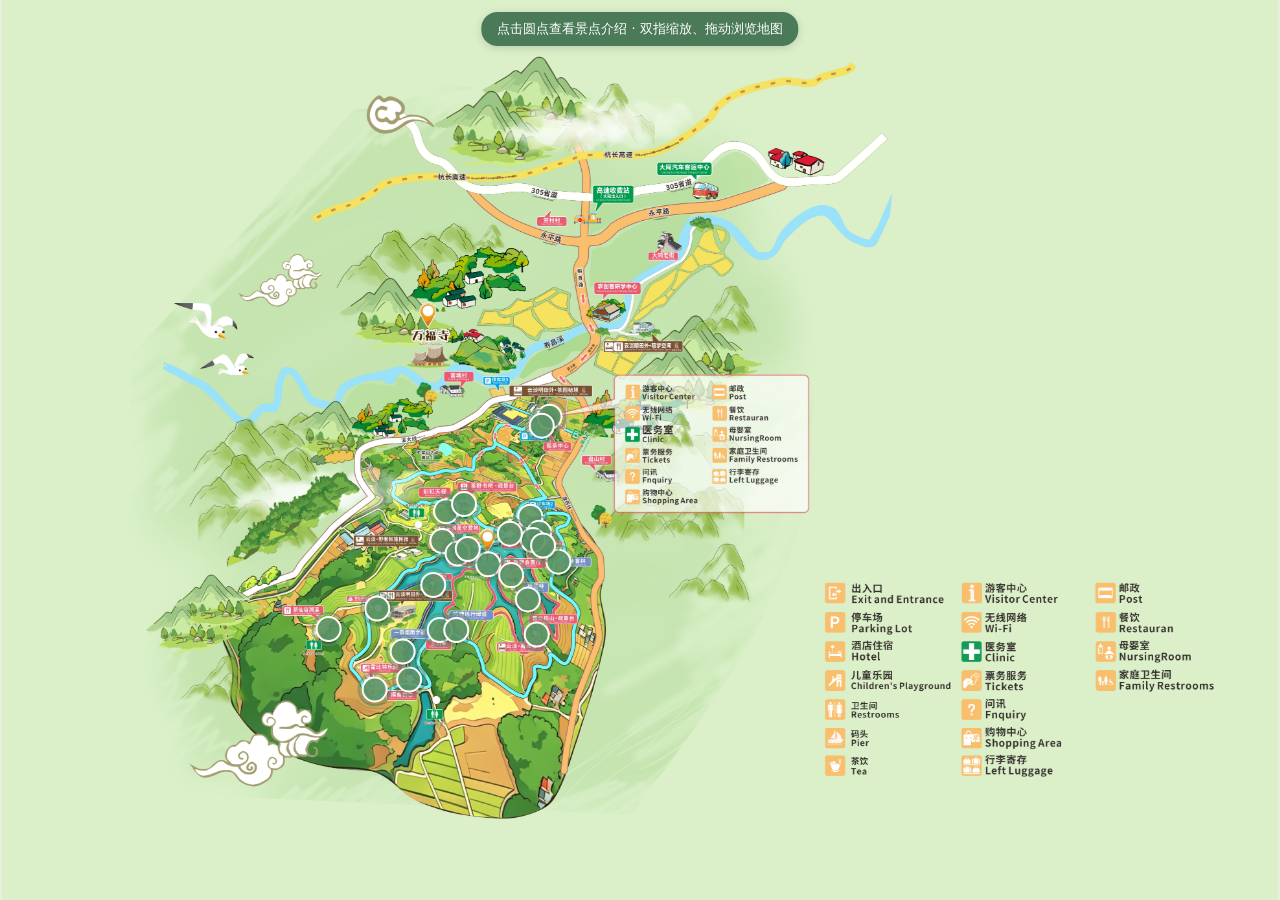
<file: index.html>
<!DOCTYPE html>
<html lang="zh-CN">
<head>
  <meta charset="UTF-8" />
  <meta name="viewport" content="width=device-width, initial-scale=1.0, maximum-scale=1.0, user-scalable=no, viewport-fit=cover" />
  <meta name="theme-color" content="#3f7050" />
  <title>西乡茶园旅游度假区·导览图</title>
  <link rel="stylesheet" href="css/style.css" />
</head>
<body>
  <!-- 全屏导览图（自定义缩放/拖动） -->
  <main id="map-stage" aria-label="景区导览图">
    <div id="map-pan">
      <img id="map-image" src="map.jpg" alt="大同镇西乡茶园旅游导览图" decoding="async" />
      <div id="hotspots" class="hotspots"></div>
    </div>
  </main>

  <!-- 顶部提示 -->
  <div id="hint" class="hint">点击圆点查看景点介绍 · 双指缩放、拖动浏览地图</div>

  <!-- 景点弹窗 -->
  <div id="popup-overlay" class="popup-overlay" hidden>
    <div class="popup" role="dialog" aria-modal="true" aria-labelledby="popup-title">
      <button id="popup-close" class="popup-close" aria-label="关闭">&times;</button>
      <div class="popup-gallery" id="popup-gallery"></div>
      <div class="popup-body">
        <div class="popup-heading">
          <h1 id="popup-title" class="popup-title"></h1>
        </div>
        <div id="popup-intro" class="popup-intro"></div>
      </div>
      <button id="popup-speak" class="popup-view-map popup-speak" type="button" aria-label="朗读景点介绍" aria-pressed="false">朗读</button>
    </div>
  </div>

  <script src="js/spots.js"></script>
  <script src="js/app.js"></script>
</body>
</html>
</file>
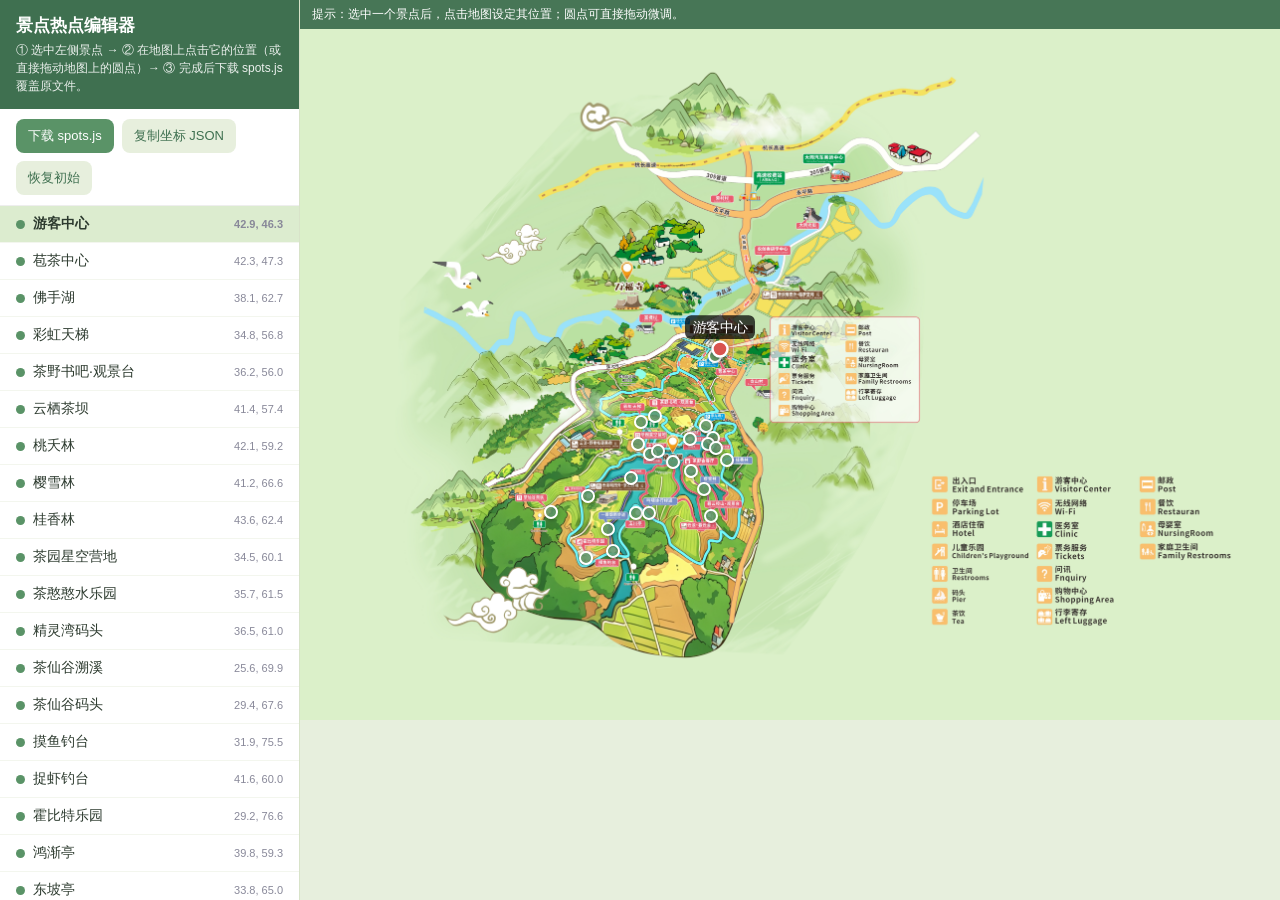
<file: editor/index.html>
<!DOCTYPE html>
<html lang="zh-CN">
<head>
  <meta charset="UTF-8" />
  <meta name="viewport" content="width=device-width, initial-scale=1.0" />
  <title>热点编辑器 · 西乡茶园旅游度假区</title>
  <style>
    * { box-sizing: border-box; }
    body { margin: 0; font-family: "PingFang SC", "Microsoft YaHei", sans-serif; color: #2c3a2e; background: #eef3e6; }
    .layout { display: flex; height: 100vh; }

    /* 侧栏 */
    .sidebar { width: 300px; flex: 0 0 300px; background: #fff; border-right: 1px solid #d8e3c9; display: flex; flex-direction: column; }
    .sidebar header { padding: 14px 16px; background: #3f7050; color: #fff; }
    .sidebar header h1 { margin: 0 0 4px; font-size: 17px; }
    .sidebar header p { margin: 0; font-size: 12px; opacity: 0.9; line-height: 1.5; }
    .actions { padding: 10px 16px; display: flex; flex-wrap: wrap; gap: 8px; border-bottom: 1px solid #eee; }
    .actions button { padding: 8px 12px; border: none; border-radius: 8px; background: #5a9367; color: #fff; font-size: 13px; cursor: pointer; }
    .actions button.secondary { background: #e7efdd; color: #3f7050; }
    .list { flex: 1; overflow-y: auto; }
    .item { display: flex; align-items: center; gap: 8px; padding: 9px 16px; cursor: pointer; border-bottom: 1px solid #f3f6ee; font-size: 14px; }
    .item:hover { background: #f4f8ee; }
    .item.active { background: #dceccf; font-weight: 600; }
    .item .badge { width: 9px; height: 9px; border-radius: 50%; background: #5a9367; flex: 0 0 9px; }
    .item .badge.unset { background: #d9534f; }
    .item .xy { margin-left: auto; font-size: 11px; color: #889; }

    /* 地图区 */
    .stage { flex: 1; overflow: auto; background: #e7efdd; position: relative; }
    .map-wrap { position: relative; width: 100%; max-width: 1600px; margin: auto; line-height: 0; }
    .map-wrap img { display: block; width: 100%; height: auto; }
    .markers { position: absolute; inset: 0; }
    .marker {
      position: absolute; width: 14px; height: 14px; margin: -7px 0 0 -7px;
      border-radius: 50%; background: rgba(90,147,103,0.85); border: 2px solid #fff;
      box-shadow: 0 1px 4px rgba(0,0,0,0.35); cursor: grab; touch-action: none;
    }
    .marker.active { background: #d9534f; transform: scale(1.25); z-index: 3; }
    .marker .tip {
      position: absolute; bottom: 130%; left: 50%; transform: translateX(-50%);
      white-space: nowrap; background: rgba(0,0,0,0.72); color: #fff; font-size: 11px;
      padding: 2px 6px; border-radius: 5px; line-height: 1.4; opacity: 0; transition: opacity .15s; pointer-events: none;
    }
    .marker:hover .tip, .marker.active .tip { opacity: 1; }
    .hint-bar { position: sticky; top: 0; z-index: 5; background: rgba(63,112,80,0.95); color: #fff; font-size: 12px; padding: 6px 12px; }

    /* 窄屏：侧栏移到顶部，地图在下方 */
    @media (max-width: 720px) {
      .layout { flex-direction: column; height: auto; min-height: 100vh; }
      .sidebar { width: 100%; flex: none; border-right: none; border-bottom: 1px solid #d8e3c9; }
      .list { max-height: 38vh; }
      .stage { min-height: 60vh; }
    }
  </style>
</head>
<body>
  <div class="layout">
    <aside class="sidebar">
      <header>
        <h1>景点热点编辑器</h1>
        <p>① 选中左侧景点 → ② 在地图上点击它的位置（或直接拖动地图上的圆点）→ ③ 完成后下载 spots.js 覆盖原文件。</p>
      </header>
      <div class="actions">
        <button id="download">下载 spots.js</button>
        <button id="copy" class="secondary">复制坐标 JSON</button>
        <button id="reset" class="secondary">恢复初始</button>
      </div>
      <div id="list" class="list"></div>
    </aside>

    <main class="stage">
      <div class="hint-bar" id="hintbar">提示：选中一个景点后，点击地图设定其位置；圆点可直接拖动微调。</div>
      <div class="map-wrap">
        <img id="map" src="../map.jpg" alt="导览图" />
        <div id="markers" class="markers"></div>
      </div>
    </main>
  </div>

  <script src="../js/spots.js"></script>
  <script>
  (function () {
    "use strict";
    // 深拷贝一份可编辑数据；保留原始用于「恢复初始」
    var ORIGINAL = JSON.parse(JSON.stringify(SPOTS));
    var data = JSON.parse(JSON.stringify(SPOTS));
    var activeId = data.length ? data[0].id : null;

    var listEl = document.getElementById("list");
    var markersEl = document.getElementById("markers");
    var wrap = document.querySelector(".map-wrap");
    var hintbar = document.getElementById("hintbar");

    function spotById(id) { return data.filter(function (s) { return s.id === id; })[0]; }

    function renderList() {
      listEl.innerHTML = "";
      data.forEach(function (s) {
        var row = document.createElement("div");
        row.className = "item" + (s.id === activeId ? " active" : "");
        var badge = document.createElement("span");
        badge.className = "badge" + (s.coords ? "" : " unset");
        var name = document.createElement("span");
        name.textContent = s.name;
        var xy = document.createElement("span");
        xy.className = "xy";
        xy.textContent = s.coords ? (s.coords.x.toFixed(1) + ", " + s.coords.y.toFixed(1)) : "未定位";
        row.appendChild(badge); row.appendChild(name); row.appendChild(xy);
        row.addEventListener("click", function () { activeId = s.id; render(); });
        listEl.appendChild(row);
      });
    }

    function renderMarkers() {
      markersEl.innerHTML = "";
      data.forEach(function (s) {
        if (!s.coords) return;
        var m = document.createElement("div");
        m.className = "marker" + (s.id === activeId ? " active" : "");
        m.style.left = s.coords.x + "%";
        m.style.top = s.coords.y + "%";
        var tip = document.createElement("span");
        tip.className = "tip"; tip.textContent = s.name;
        m.appendChild(tip);
        m.addEventListener("mousedown", function (e) { startDrag(e, s); });
        m.addEventListener("touchstart", function (e) { startDrag(e, s); }, { passive: false });
        markersEl.appendChild(m);
      });
    }

    function render() { renderList(); renderMarkers(); }

    // 坐标换算：事件坐标 → 相对图片的百分比
    function toPercent(clientX, clientY) {
      var r = wrap.getBoundingClientRect();
      var x = (clientX - r.left) / r.width * 100;
      var y = (clientY - r.top) / r.height * 100;
      return { x: Math.max(0, Math.min(100, x)), y: Math.max(0, Math.min(100, y)) };
    }

    // 点击地图：给当前选中景点设定坐标
    wrap.addEventListener("click", function (e) {
      if (dragging) return;            // 拖动结束的 click 不处理
      if (e.target.closest(".marker")) return;
      if (!activeId) { flash("请先在左侧选中一个景点"); return; }
      var p = toPercent(e.clientX, e.clientY);
      spotById(activeId).coords = { x: round(p.x), y: round(p.y) };
      render();
    });

    // 拖动标记
    var dragging = null;
    function startDrag(e, s) {
      e.preventDefault();
      activeId = s.id;
      dragging = s;
      render();
      document.addEventListener("mousemove", onMove);
      document.addEventListener("mouseup", endDrag);
      document.addEventListener("touchmove", onMove, { passive: false });
      document.addEventListener("touchend", endDrag);
    }
    function onMove(e) {
      if (!dragging) return;
      e.preventDefault();
      var pt = e.touches ? e.touches[0] : e;
      var p = toPercent(pt.clientX, pt.clientY);
      dragging.coords = { x: round(p.x), y: round(p.y) };
      renderMarkers(); renderList();
    }
    function endDrag() {
      document.removeEventListener("mousemove", onMove);
      document.removeEventListener("mouseup", endDrag);
      document.removeEventListener("touchmove", onMove);
      document.removeEventListener("touchend", endDrag);
      // 延迟清空，避免误触发 wrap 的 click
      setTimeout(function () { dragging = null; }, 0);
    }

    function round(n) { return Math.round(n * 10) / 10; }

    function flash(msg) {
      hintbar.textContent = msg;
      setTimeout(function () {
        hintbar.textContent = "提示：选中一个景点后，点击地图设定其位置；圆点可直接拖动微调。";
      }, 2000);
    }

    // 生成完整 spots.js 文本
    function buildSpotsFile() {
      var header =
        "/*\n" +
        " * 景点数据 —— 西乡茶园旅游度假区\n" +
        " * 由 editor/index.html 生成。intro / images 为占位内容，可替换为真实文案与照片。\n" +
        " *   - coords：景点在导览图上的位置（相对图片宽/高的百分比 0-100）。\n" +
        " * 二维码指向 index.html?spot=<id>，因此 id 不要随意更改。\n" +
        " */\n";
      return header + "const SPOTS = " + JSON.stringify(data, null, 2) + ";\n\n" +
        "if (typeof window !== \"undefined\") {\n  window.SPOTS = SPOTS;\n}\n";
    }

    document.getElementById("download").addEventListener("click", function () {
      var blob = new Blob([buildSpotsFile()], { type: "text/javascript;charset=utf-8" });
      var a = document.createElement("a");
      a.href = URL.createObjectURL(blob);
      a.download = "spots.js";
      a.click();
      URL.revokeObjectURL(a.href);
      flash("已下载 spots.js，请覆盖项目里的 js/spots.js");
    });

    document.getElementById("copy").addEventListener("click", function () {
      var map = {};
      data.forEach(function (s) { if (s.coords) map[s.id] = s.coords; });
      var text = JSON.stringify(map, null, 2);
      if (navigator.clipboard) {
        navigator.clipboard.writeText(text).then(function () { flash("坐标 JSON 已复制到剪贴板"); });
      } else {
        window.prompt("复制以下坐标：", text);
      }
    });

    document.getElementById("reset").addEventListener("click", function () {
      if (!window.confirm("确定恢复到初始坐标？未下载的修改会丢失。")) return;
      data = JSON.parse(JSON.stringify(ORIGINAL));
      render();
    });

    render();
  })();
  </script>
</body>
</html>
</file>
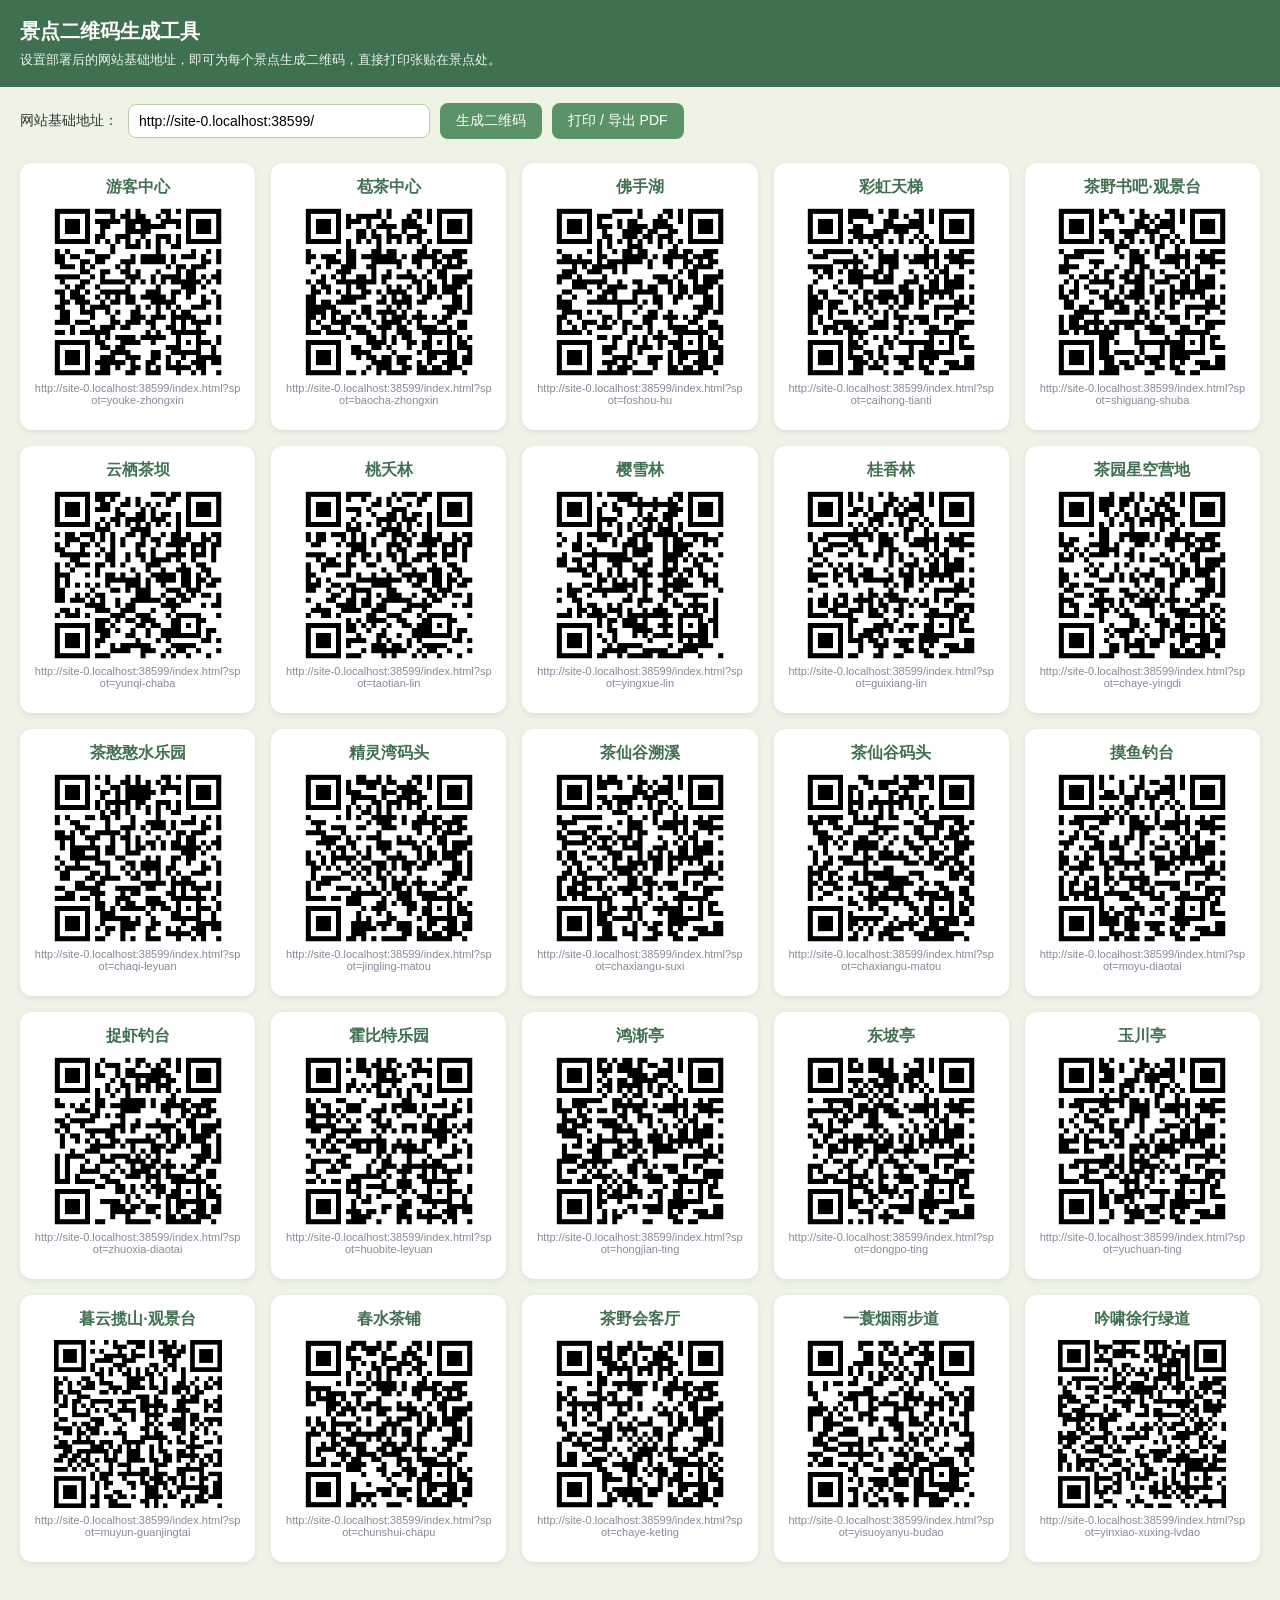
<file: qr/index.html>
<!DOCTYPE html>
<html lang="zh-CN">
<head>
  <meta charset="UTF-8" />
  <meta name="viewport" content="width=device-width, initial-scale=1.0" />
  <title>景点二维码生成 · 西乡茶园旅游度假区</title>
  <style>
    body {
      font-family: "PingFang SC", "Microsoft YaHei", sans-serif;
      margin: 0;
      background: #eef3e6;
      color: #2c3a2e;
    }
    header {
      background: #3f7050;
      color: #fff;
      padding: 18px 20px;
    }
    header h1 { margin: 0 0 6px; font-size: 20px; }
    header p { margin: 0; font-size: 13px; opacity: 0.9; }
    .controls {
      padding: 16px 20px;
      display: flex;
      flex-wrap: wrap;
      gap: 10px;
      align-items: center;
    }
    .controls label { font-size: 14px; }
    .controls input {
      padding: 8px 10px;
      border: 1px solid #b9cda8;
      border-radius: 8px;
      font-size: 14px;
      min-width: 280px;
    }
    .controls button {
      padding: 9px 16px;
      border: none;
      border-radius: 8px;
      background: #5a9367;
      color: #fff;
      font-size: 14px;
      cursor: pointer;
    }
    .grid {
      display: grid;
      grid-template-columns: repeat(auto-fill, minmax(220px, 1fr));
      gap: 16px;
      padding: 8px 20px 40px;
    }
    .card {
      background: #fff;
      border-radius: 12px;
      padding: 14px;
      text-align: center;
      box-shadow: 0 2px 6px rgba(0, 0, 0, 0.08);
      break-inside: avoid;
    }
    .card h3 { margin: 0 0 4px; font-size: 16px; color: #3f7050; }
    .card .url { font-size: 11px; color: #889; word-break: break-all; margin-bottom: 10px; }
    .card .qr { display: flex; justify-content: center; }
    .card .qr img, .card .qr canvas { width: 180px; height: 180px; }
    @media print {
      header, .controls { display: none; }
      body { background: #fff; }
      .grid { padding: 0; }
      .card { box-shadow: none; border: 1px solid #ddd; page-break-inside: avoid; }
    }
  </style>
</head>
<body>
  <header>
    <h1>景点二维码生成工具</h1>
    <p>设置部署后的网站基础地址，即可为每个景点生成二维码，直接打印张贴在景点处。</p>
  </header>

  <div class="controls">
    <label for="base">网站基础地址：</label>
    <input id="base" type="text" placeholder="例如 https://your-domain.com/" />
    <button id="gen">生成二维码</button>
    <button id="print">打印 / 导出 PDF</button>
  </div>

  <div id="grid" class="grid"></div>

  <script src="vendor/qrcode.js"></script>
  <script src="../js/spots.js"></script>
  <script>
    (function () {
      var baseInput = document.getElementById("base");
      var grid = document.getElementById("grid");

      // 默认基础地址：取当前页面的上一级目录（qr/ 的父目录）
      var guessed = window.location.href.replace(/qr\/[^/]*$/, "");
      baseInput.value = guessed;

      function makeUrl(base, id) {
        if (!/\/$/.test(base)) base += "/";
        return base + "index.html?spot=" + encodeURIComponent(id);
      }

      function render() {
        var base = baseInput.value.trim() || guessed;
        grid.innerHTML = "";
        SPOTS.forEach(function (spot) {
          var url = makeUrl(base, spot.id);

          var card = document.createElement("div");
          card.className = "card";

          var h3 = document.createElement("h3");
          h3.textContent = spot.name;

          var urlEl = document.createElement("div");
          urlEl.className = "url";
          urlEl.textContent = url;

          var qrBox = document.createElement("div");
          qrBox.className = "qr";

          // 使用 qrcode-generator（本地内置，离线可用）
          var qr = qrcode(0, "M");
          qr.addData(url);
          qr.make();
          qrBox.innerHTML = qr.createImgTag(6, 8);

          card.appendChild(h3);
          card.appendChild(qrBox);
          card.appendChild(urlEl);
          grid.appendChild(card);
        });
      }

      document.getElementById("gen").addEventListener("click", render);
      document.getElementById("print").addEventListener("click", function () { window.print(); });

      render();
    })();
  </script>
</body>
</html>
</file>
<file: css/style.css>
:root {
  --tea-green: #5a9367;
  --tea-green-dark: #3f7050;
  --ink: #2c3a2e;
  --paper: #f4f7ef;
}

* { box-sizing: border-box; }

html, body {
  margin: 0;
  padding: 0;
  height: 100%;
  background: #e7efdd;
  color: var(--ink);
  font-family: "PingFang SC", "Microsoft YaHei", system-ui, -apple-system, sans-serif;
  -webkit-text-size-adjust: 100%;
}

/* ---------- 导览图（自定义缩放/拖动） ---------- */
#map-stage {
  position: fixed;
  inset: 0;
  overflow: hidden;
  background: #e7efdd;
  touch-action: none;          /* 自行处理手势，禁用浏览器默认缩放/滚动 */
  -webkit-user-select: none;
  user-select: none;
}

#map-pan {
  position: absolute;
  top: 0;
  left: 0;
  width: 100%;
  transform-origin: 0 0;
  will-change: transform;
  backface-visibility: hidden;
  line-height: 0;
}

#map-image {
  display: block;
  width: 100%;
  height: auto;
  -webkit-user-drag: none;
  pointer-events: none;        /* 图片本身不拦截手势 */
}

/* ---------- 地图热点 ---------- */
.hotspots {
  position: absolute;
  inset: 0;
  pointer-events: none;        /* 仅标记本身可点击 */
  --inv: 1;                    /* = 1/缩放倍数，使圆点保持恒定屏幕大小 */
}

.hotspot {
  position: absolute;
  width: 26px;
  height: 26px;
  border-radius: 50%;
  background: rgba(90, 147, 103, 0.9);
  border: 2px solid #fff;
  box-shadow: 0 1px 4px rgba(0, 0, 0, 0.35);
  cursor: pointer;
  pointer-events: auto;
  padding: 0;
  -webkit-tap-highlight-color: transparent;
  /* 以坐标为圆心，并按地图缩放反向缩放，保持恒定屏幕尺寸 */
  transform: translate(-50%, -50%) scale(var(--inv));
  transform-origin: center;
}
/* 脉冲提示环 */
.hotspot::after {
  content: "";
  position: absolute;
  inset: -6px;
  border-radius: 50%;
  border: 2px solid rgba(90, 147, 103, 0.6);
  animation: pulse 2s ease-out infinite;
}
.hotspot:active { background: var(--tea-green-dark); }

@keyframes pulse {
  0%   { transform: scale(0.6); opacity: 0.9; }
  100% { transform: scale(1.6); opacity: 0; }
}

.hint {
  position: fixed;
  top: calc(12px + env(safe-area-inset-top));
  left: 50%;
  transform: translateX(-50%);
  max-width: calc(100% - 24px);
  background: rgba(63, 112, 80, 0.92);
  color: #fff;
  font-size: 13px;
  line-height: 1.4;
  text-align: center;
  padding: 8px 16px;
  border-radius: 16px;
  z-index: 10;
  box-shadow: 0 2px 8px rgba(0, 0, 0, 0.15);
  transition: opacity 0.4s ease;
}
.hint.fade { opacity: 0; pointer-events: none; }

/* ---------- 弹窗 ---------- */
.popup-overlay {
  position: fixed;
  inset: 0;
  background: rgba(20, 30, 22, 0.55);
  backdrop-filter: blur(3px);
  z-index: 100;
  display: flex;
  align-items: center;
  justify-content: center;
  padding: 16px;
  animation: fade-in 0.25s ease;
}
.popup-overlay[hidden] { display: none; }

@keyframes fade-in { from { opacity: 0; } to { opacity: 1; } }
@keyframes pop-in {
  from { opacity: 0; transform: translateY(16px) scale(0.98); }
  to { opacity: 1; transform: translateY(0) scale(1); }
}
@keyframes sheet-up {
  from { transform: translateY(100%); }
  to { transform: translateY(0); }
}

.popup {
  position: relative;
  width: 100%;
  max-width: 480px;
  max-height: 90vh;
  max-height: 90dvh;
  background: var(--paper);
  border-radius: 18px;
  overflow: hidden;
  display: flex;
  flex-direction: column;
  box-shadow: 0 18px 50px rgba(0, 0, 0, 0.35);
  animation: pop-in 0.3s cubic-bezier(0.2, 0.8, 0.3, 1);
}

.popup-close {
  position: absolute;
  top: 10px;
  right: 12px;
  z-index: 5;
  width: 36px;
  height: 36px;
  border: none;
  border-radius: 50%;
  background: rgba(0, 0, 0, 0.4);
  color: #fff;
  font-size: 24px;
  line-height: 1;
  cursor: pointer;
}

/* 图片画廊 —— 横向滑动 */
.popup-gallery {
  display: flex;
  overflow-x: auto;
  scroll-snap-type: x mandatory;
  -webkit-overflow-scrolling: touch;
  background: #d9e6cb;
}
.popup-gallery img {
  flex: 0 0 100%;
  width: 100%;
  height: clamp(180px, 52vw, 260px);
  object-fit: cover;
  scroll-snap-align: start;
  display: block;
}

.popup-body {
  padding: 18px 22px 6px;
  overflow-y: auto;
}
.popup-heading {
  display: flex;
  align-items: flex-start;
  margin: 0 0 12px;
}
.popup-title {
  margin: 0;
  font-size: 23px;
  font-weight: 700;
  color: var(--tea-green-dark);
}
.popup-speak {
  cursor: pointer;
}
.popup-speak.is-speaking {
  background: var(--tea-green-dark);
  border-color: var(--tea-green-dark);
  color: #fff;
}
.popup-speak:disabled {
  opacity: 0.5;
  cursor: not-allowed;
}
.popup-intro p {
  margin: 0 0 12px;
  font-size: 15.5px;
  line-height: 1.7;
  color: #41513f;
}

.popup-view-map {
  margin: 8px 18px 18px;
  padding: 13px;
  border: none;
  border-radius: 12px;
  background: var(--tea-green);
  color: #fff;
  font-size: 16px;
  font-weight: 600;
  cursor: pointer;
}
.popup-view-map:active { background: var(--tea-green-dark); }

/* 缺省页 —— spot 无效时 */
.popup-intro.error p { color: #a23; }

/* ---------- 手机端：弹窗改为底部抽屉 ---------- */
@media (max-width: 600px) {
  .popup-overlay {
    align-items: flex-end;
    padding: 0;
  }
  .popup {
    max-width: none;
    width: 100%;
    max-height: 88dvh;
    border-radius: 20px 20px 0 0;
    /* 底部留出手势条/安全区 */
    padding-bottom: env(safe-area-inset-bottom);
    animation: sheet-up 0.32s cubic-bezier(0.2, 0.8, 0.3, 1);
  }
  /* 顶部小手柄，提示可下滑关闭 */
  .popup::before {
    content: "";
    position: absolute;
    top: 8px;
    left: 50%;
    transform: translateX(-50%);
    width: 40px;
    height: 4px;
    border-radius: 999px;
    background: rgba(0, 0, 0, 0.18);
    z-index: 6;
  }
  .popup-gallery { border-radius: 20px 20px 0 0; }
  .popup-body { padding: 16px 18px 4px; }
  .popup-title { font-size: 21px; }
  .popup-view-map {
    margin: 8px 16px calc(16px + env(safe-area-inset-bottom));
    padding: 15px;
  }
  /* 关闭按钮加大，便于点按 */
  .popup-close { width: 40px; height: 40px; font-size: 26px; }
}

/* ---------- 横屏手机：弹窗回到居中并限制高度 ---------- */
@media (max-height: 480px) and (orientation: landscape) {
  .popup-overlay { align-items: center; padding: 10px; }
  .popup { max-width: 560px; max-height: 94dvh; flex-direction: column; }
  .popup-gallery img { height: 140px; }
}
</file>
